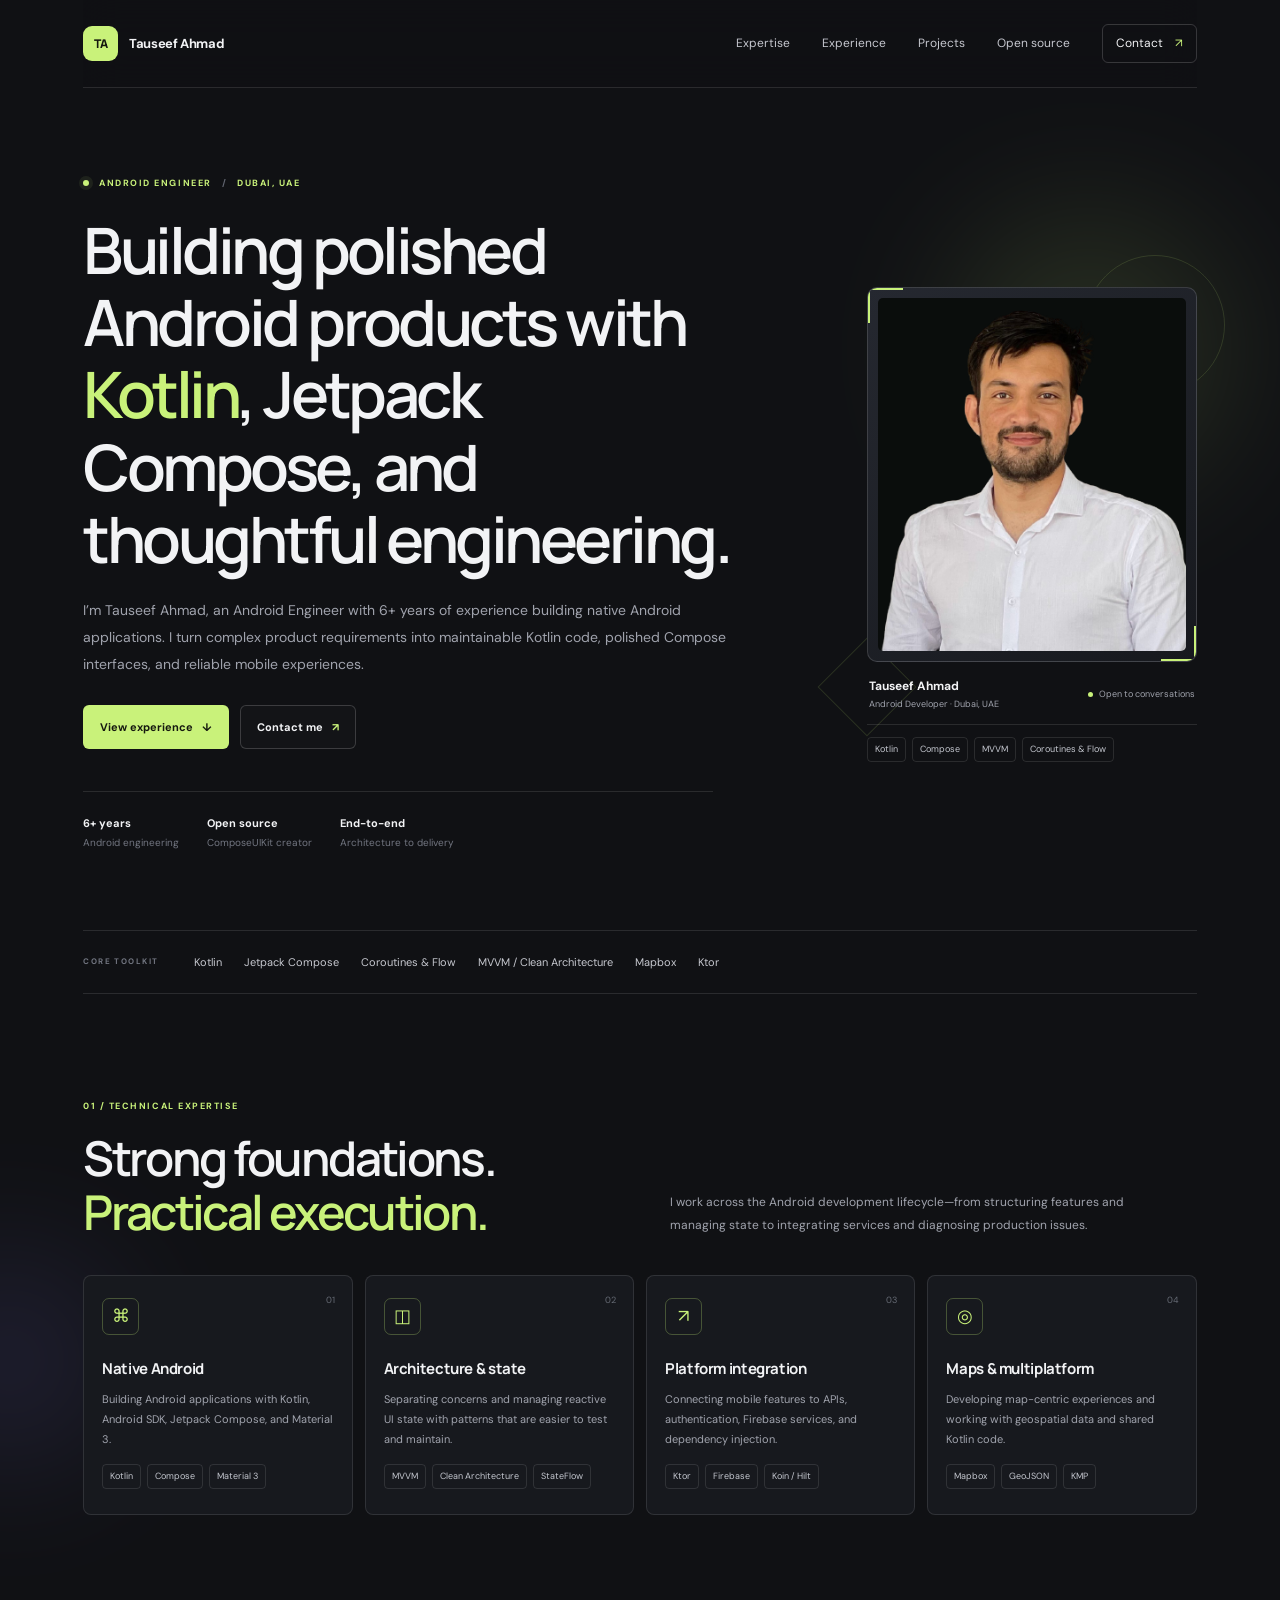
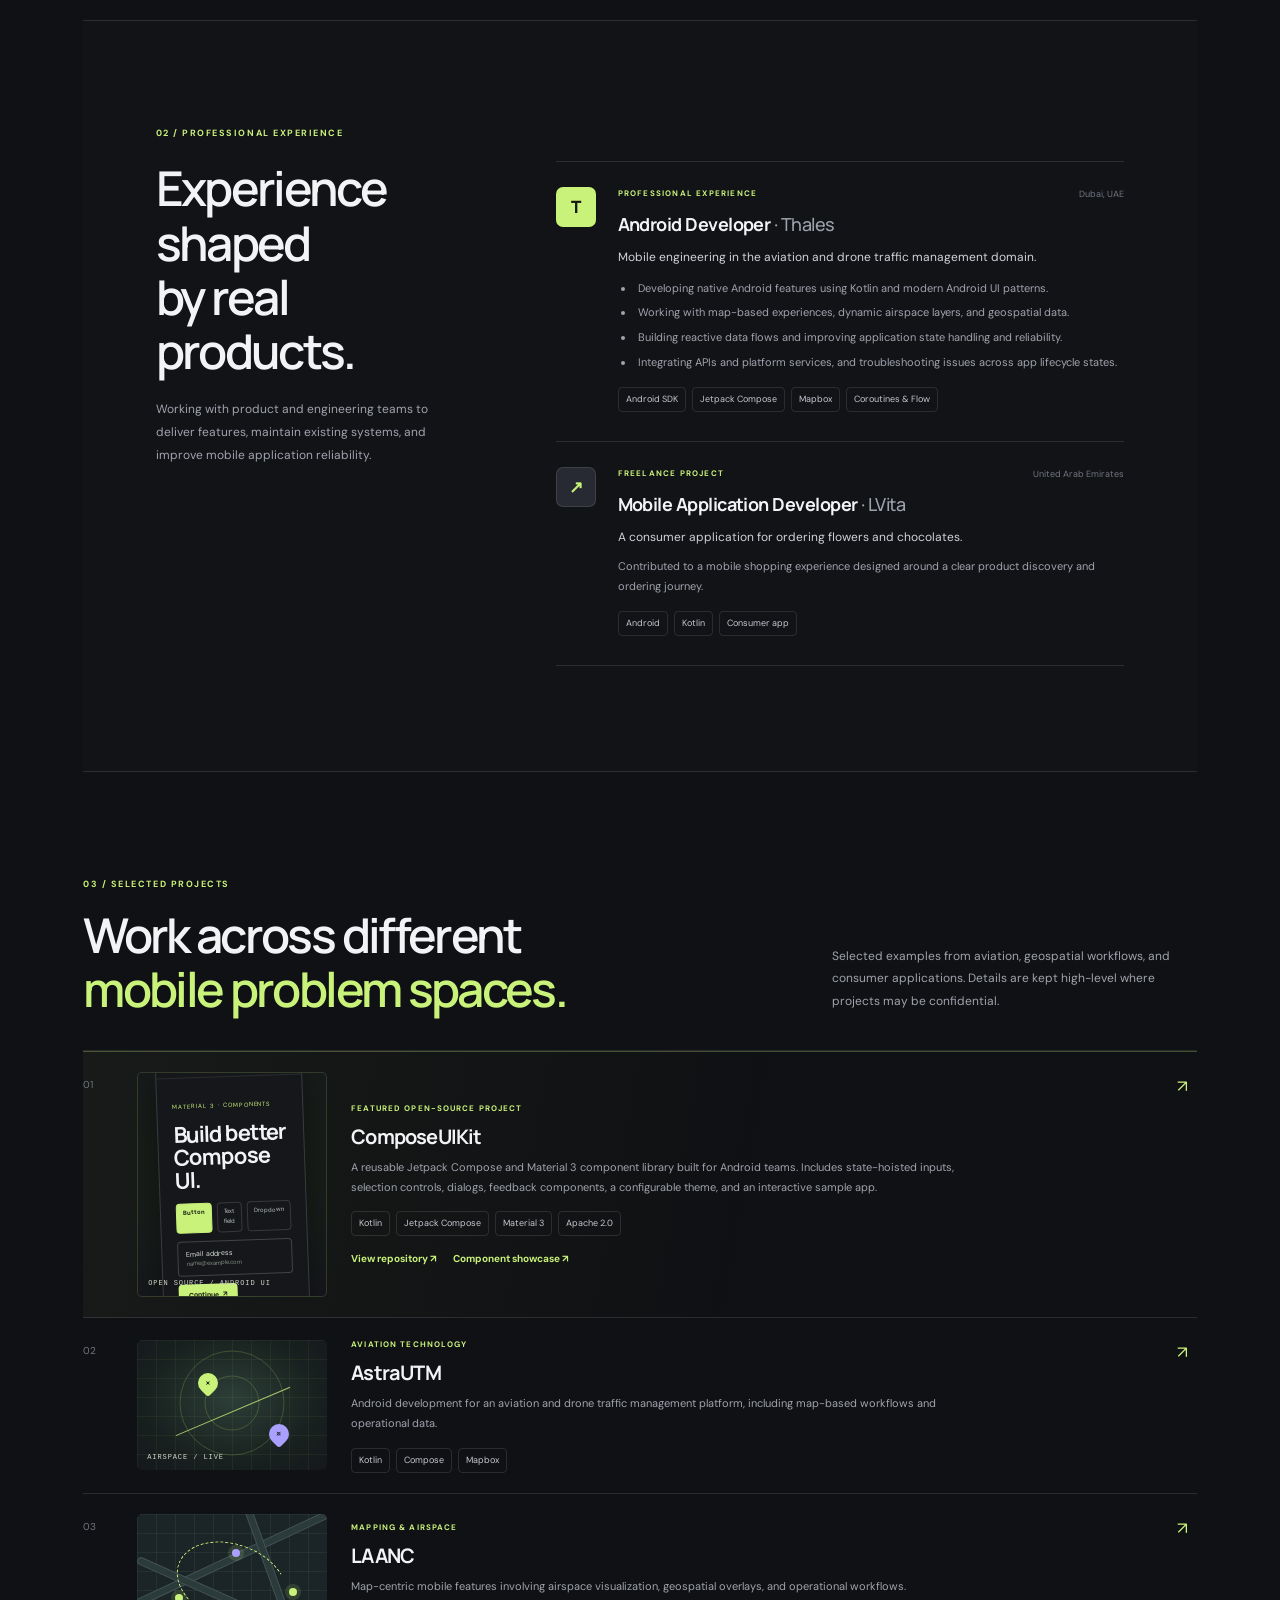
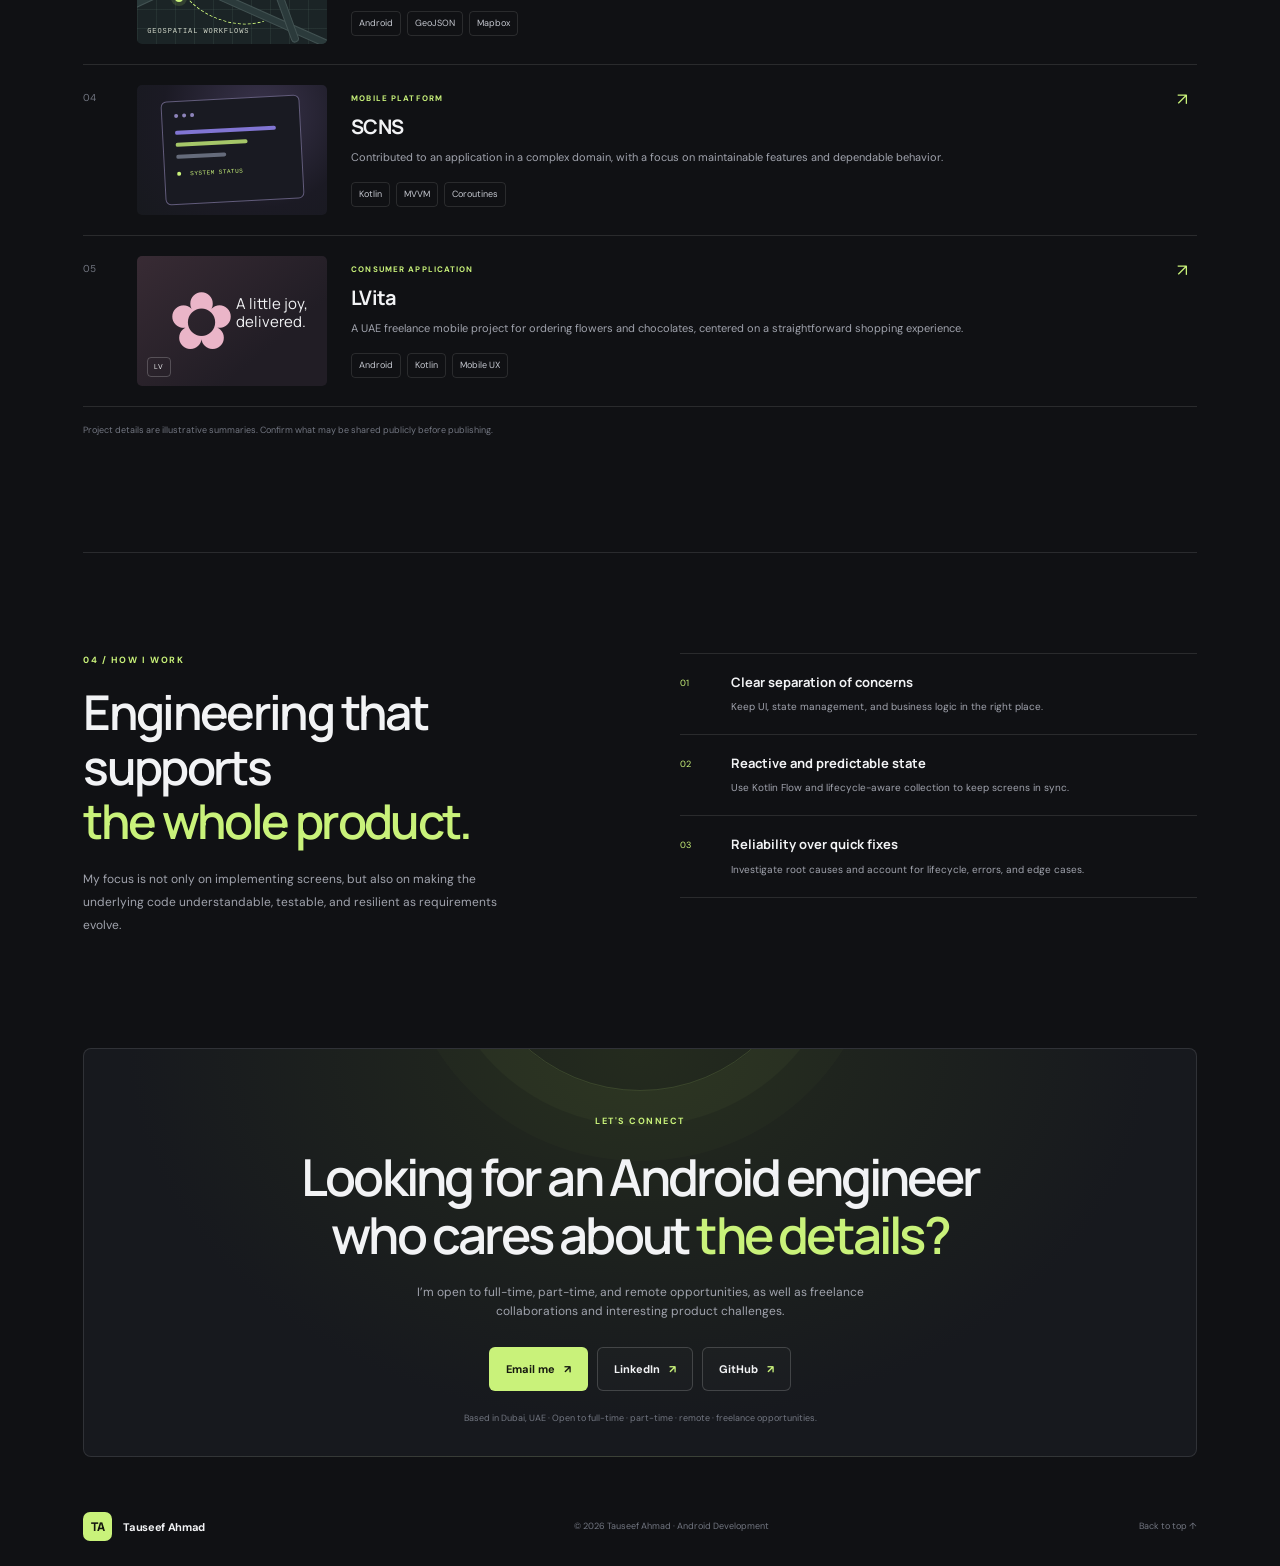
<file: index.html>
<!doctype html>
<html lang="en">
<head>
  <meta charset="utf-8">
  <meta name="viewport" content="width=device-width, initial-scale=1">
  <meta name="description" content="Tauseef Ahmad — Senior Android Developer specializing in Kotlin, Jetpack Compose, scalable architecture, and mobile application engineering.">
  <meta name="theme-color" content="#101114">
  <title>Tauseef Ahmad | Android Developer</title>
  <link rel="preconnect" href="https://fonts.googleapis.com">
  <link rel="preconnect" href="https://fonts.gstatic.com" crossorigin>
  <link href="https://fonts.googleapis.com/css2?family=DM+Sans:wght@400;500;600;700&family=Manrope:wght@400;500;600;700;800&display=swap" rel="stylesheet">
  <link rel="stylesheet" href="styles.css">
</head>
<body>
  <div class="scroll-progress" aria-hidden="true"><span id="scrollProgress"></span></div>
  <div class="ambient-orb ambient-orb-one" aria-hidden="true"></div><div class="ambient-orb ambient-orb-two" aria-hidden="true"></div>
  <a class="skip-link" href="#main">Skip to content</a>
  <div class="site-shell">
    <header class="site-header">
      <a class="brand" href="#home" aria-label="Tauseef Ahmad home">
        <span class="brand-mark">TA</span><span>Tauseef Ahmad</span>
      </a>
      <button class="menu-toggle" id="menuToggle" aria-label="Toggle navigation" aria-expanded="false">☰</button>
      <nav id="nav" aria-label="Main navigation">
        <a href="#expertise">Expertise</a>
        <a href="#experience">Experience</a>
        <a href="#projects">Projects</a>
        <a href="#projects">Open source</a>
        <a href="#contact" class="nav-contact">Contact <span>↗</span></a>
      </nav>
    </header>

    <main id="main">
      <section class="hero" id="home">
        <div class="hero-content">
          <div class="availability"><span class="availability-dot"></span> ANDROID ENGINEER <span class="availability-divider">/</span> DUBAI, UAE</div>
          <h1>Building polished Android products with <span>Kotlin</span>, Jetpack Compose, and thoughtful engineering.</h1>
          <p class="hero-lead">I’m Tauseef Ahmad, an Android Engineer with 6+ years of experience building native Android applications. I turn complex product requirements into maintainable Kotlin code, polished Compose interfaces, and reliable mobile experiences.</p>
          <div class="hero-buttons">
            <a class="button button-primary" href="#experience">View experience <span>↓</span></a>
            <a class="button button-secondary" href="#contact">Contact me <span>↗</span></a>
            <!-- Add your CV PDF and link it here when ready. -->
          </div>
          <div class="hero-proof">
            <div><strong>6+ years</strong><span>Android engineering</span></div>
            <div><strong>Open source</strong><span>ComposeUIKit creator</span></div>
            <div><strong>End-to-end</strong><span>Architecture to delivery</span></div>
          </div>
        </div>
        <aside class="profile-panel" aria-label="Profile">
          <div class="profile-frame">
            <img class="profile-photo" src="assets/profile-photo.jpg" alt="Portrait of Tauseef Ahmad" width="400" height="400">
            <div class="profile-corner corner-tl"></div><div class="profile-corner corner-br"></div>
          </div>
          <div class="profile-caption">
            <div><strong>Tauseef Ahmad</strong><span>Android Developer · Dubai, UAE</span></div>
            <span class="profile-status"><i></i> Open to conversations</span>
          </div>
          <div class="profile-tech"><span>Kotlin</span><span>Compose</span><span>MVVM</span><span>Coroutines & Flow</span></div>
          <div class="profile-decoration decoration-one"></div><div class="profile-decoration decoration-two"></div>
        </aside>
      </section>

      <section class="trust-strip" aria-label="Professional focus">
        <span class="strip-label">CORE TOOLKIT</span>
        <div class="tool-list"><span>Kotlin</span><span>Jetpack Compose</span><span>Coroutines & Flow</span><span>MVVM / Clean Architecture</span><span>Mapbox</span><span>Ktor</span></div>
      </section>

      <section class="section expertise-section" id="expertise">
        <div class="section-intro">
          <div class="section-kicker">01 / TECHNICAL EXPERTISE</div>
          <h2>Strong foundations.<br><span>Practical execution.</span></h2>
          <p>I work across the Android development lifecycle—from structuring features and managing state to integrating services and diagnosing production issues.</p>
        </div>
        <div class="expertise-grid">
          <article class="expertise-card">
            <div class="card-index">01</div><div class="expertise-icon">⌘</div>
            <h3>Native Android</h3><p>Building Android applications with Kotlin, Android SDK, Jetpack Compose, and Material 3.</p>
            <div class="skill-tags"><span>Kotlin</span><span>Compose</span><span>Material 3</span></div>
          </article>
          <article class="expertise-card">
            <div class="card-index">02</div><div class="expertise-icon">◫</div>
            <h3>Architecture & state</h3><p>Separating concerns and managing reactive UI state with patterns that are easier to test and maintain.</p>
            <div class="skill-tags"><span>MVVM</span><span>Clean Architecture</span><span>StateFlow</span></div>
          </article>
          <article class="expertise-card">
            <div class="card-index">03</div><div class="expertise-icon">↗</div>
            <h3>Platform integration</h3><p>Connecting mobile features to APIs, authentication, Firebase services, and dependency injection.</p>
            <div class="skill-tags"><span>Ktor</span><span>Firebase</span><span>Koin / Hilt</span></div>
          </article>
          <article class="expertise-card">
            <div class="card-index">04</div><div class="expertise-icon">◎</div>
            <h3>Maps & multiplatform</h3><p>Developing map-centric experiences and working with geospatial data and shared Kotlin code.</p>
            <div class="skill-tags"><span>Mapbox</span><span>GeoJSON</span><span>KMP</span></div>
          </article>
        </div>
      </section>

      <section class="experience-section section" id="experience">
        <div class="section-kicker">02 / PROFESSIONAL EXPERIENCE</div>
        <div class="experience-layout">
          <div class="experience-heading"><h2>Experience shaped<br>by real products.</h2><p>Working with product and engineering teams to deliver features, maintain existing systems, and improve mobile application reliability.</p></div>
          <div class="experience-list">
            <article class="experience-item">
              <div class="experience-mark">T</div>
              <div class="experience-main">
                <div class="experience-top"><span class="role-type">PROFESSIONAL EXPERIENCE</span><span class="role-location">Dubai, UAE</span></div>
                <h3>Android Developer <span>· Thales</span></h3>
                <p class="experience-summary">Mobile engineering in the aviation and drone traffic management domain.</p>
                <ul>
                  <li>Developing native Android features using Kotlin and modern Android UI patterns.</li>
                  <li>Working with map-based experiences, dynamic airspace layers, and geospatial data.</li>
                  <li>Building reactive data flows and improving application state handling and reliability.</li>
                  <li>Integrating APIs and platform services, and troubleshooting issues across app lifecycle states.</li>
                </ul>
                <div class="skill-tags"><span>Android SDK</span><span>Jetpack Compose</span><span>Mapbox</span><span>Coroutines & Flow</span></div>
              </div>
            </article>
            <article class="experience-item">
              <div class="experience-mark freelance-mark">↗</div>
              <div class="experience-main">
                <div class="experience-top"><span class="role-type">FREELANCE PROJECT</span><span class="role-location">United Arab Emirates</span></div>
                <h3>Mobile Application Developer <span>· LVita</span></h3>
                <p class="experience-summary">A consumer application for ordering flowers and chocolates.</p>
                <p class="experience-detail">Contributed to a mobile shopping experience designed around a clear product discovery and ordering journey.</p>
                <div class="skill-tags"><span>Android</span><span>Kotlin</span><span>Consumer app</span></div>
              </div>
            </article>
          </div>
        </div>
      </section>

      <section class="section projects-section" id="projects">
        <div class="section-heading">
          <div><div class="section-kicker">03 / SELECTED PROJECTS</div><h2>Work across different<br><span>mobile problem spaces.</span></h2></div>
          <p>Selected examples from aviation, geospatial workflows, and consumer applications. Details are kept high-level where projects may be confidential.</p>
        </div>
        <div class="project-list">
          <article class="project-row featured-open-source">
            <div class="project-number">01</div>
            <div class="project-visual uikit-visual" aria-label="ComposeUIKit component library preview">
              <div class="uikit-window">
                <div class="uikit-window-top"><span>ComposeUIKit</span><i></i><i></i><i></i></div>
                <div class="uikit-window-body">
                  <span class="uikit-eyebrow">MATERIAL 3 · COMPONENTS</span>
                  <strong>Build better<br>Compose UI.</strong>
                  <div class="uikit-demo-row"><b>Button</b><span>Text field</span><span>Dropdown</span></div>
                  <div class="uikit-demo-field">Email address <i>name@example.com</i></div>
                  <div class="uikit-demo-button">Continue&nbsp; ↗</div>
                </div>
              </div>
              <span class="visual-caption">OPEN SOURCE / ANDROID UI</span>
            </div>
            <div class="project-info">
              <div class="project-domain">FEATURED OPEN-SOURCE PROJECT</div>
              <h3>ComposeUIKit</h3>
              <p>A reusable Jetpack Compose and Material 3 component library built for Android teams. Includes state-hoisted inputs, selection controls, dialogs, feedback components, a configurable theme, and an interactive sample app.</p>
              <div class="skill-tags"><span>Kotlin</span><span>Jetpack Compose</span><span>Material 3</span><span>Apache 2.0</span></div>
              <div class="project-links"><a href="https://github.com/Tauseef-ahmad-dev/ComposeUIKit" target="_blank" rel="noreferrer">View repository ↗</a><a href="https://github.com/Tauseef-ahmad-dev/ComposeUIKit#component-showcase" target="_blank" rel="noreferrer">Component showcase ↗</a></div>
            </div>
            <div class="project-end">↗</div>
          </article>
          <article class="project-row">
            <div class="project-number">02</div><div class="project-visual aviation-visual"><div class="visual-grid"></div><div class="radar radar-one"></div><div class="radar radar-two"></div><div class="route-line"></div><span class="map-marker marker-one">+</span><span class="map-marker marker-two">⌖</span><span class="visual-caption">AIRSPACE / LIVE</span></div>
            <div class="project-info"><div class="project-domain">AVIATION TECHNOLOGY</div><h3>AstraUTM</h3><p>Android development for an aviation and drone traffic management platform, including map-based workflows and operational data.</p><div class="skill-tags"><span>Kotlin</span><span>Compose</span><span>Mapbox</span></div></div>
            <div class="project-end">↗</div>
          </article>
          <article class="project-row">
            <div class="project-number">03</div><div class="project-visual geospatial-visual"><div class="street street-one"></div><div class="street street-two"></div><div class="street street-three"></div><div class="geo-route"></div><i class="geo-point point-one"></i><i class="geo-point point-two"></i><i class="geo-point point-three"></i><span class="visual-caption">GEOSPATIAL WORKFLOWS</span></div>
            <div class="project-info"><div class="project-domain">MAPPING & AIRSPACE</div><h3>LAANC</h3><p>Map-centric mobile features involving airspace visualization, geospatial overlays, and operational workflows.</p><div class="skill-tags"><span>Android</span><span>GeoJSON</span><span>Mapbox</span></div></div>
            <div class="project-end">↗</div>
          </article>
          <article class="project-row">
            <div class="project-number">04</div><div class="project-visual platform-visual"><div class="platform-window"><div class="window-bar"><i></i><i></i><i></i></div><span class="code-block block-wide"></span><span class="code-block block-mid"></span><span class="code-block block-short"></span><div class="sync-state"><i></i> SYSTEM STATUS</div></div></div>
            <div class="project-info"><div class="project-domain">MOBILE PLATFORM</div><h3>SCNS</h3><p>Contributed to an application in a complex domain, with a focus on maintainable features and dependable behavior.</p><div class="skill-tags"><span>Kotlin</span><span>MVVM</span><span>Coroutines</span></div></div>
            <div class="project-end">↗</div>
          </article>
          <article class="project-row">
            <div class="project-number">05</div><div class="project-visual lvita-visual"><div class="lvita-flower">✿</div><div class="lvita-label">A little joy,<br>delivered.</div><span class="lvita-stamp">LV</span></div>
            <div class="project-info"><div class="project-domain">CONSUMER APPLICATION</div><h3>LVita</h3><p>A UAE freelance mobile project for ordering flowers and chocolates, centered on a straightforward shopping experience.</p><div class="skill-tags"><span>Android</span><span>Kotlin</span><span>Mobile UX</span></div></div>
            <div class="project-end">↗</div>
          </article>
        </div>
        <p class="confidentiality-note">Project details are illustrative summaries. Confirm what may be shared publicly before publishing.</p>
      </section>

      <section class="approach-section">
        <div class="approach-copy"><div class="section-kicker">04 / HOW I WORK</div><h2>Engineering that supports<br><span>the whole product.</span></h2><p>My focus is not only on implementing screens, but also on making the underlying code understandable, testable, and resilient as requirements evolve.</p></div>
        <div class="approach-points">
          <div><span>01</span><div><h3>Clear separation of concerns</h3><p>Keep UI, state management, and business logic in the right place.</p></div></div>
          <div><span>02</span><div><h3>Reactive and predictable state</h3><p>Use Kotlin Flow and lifecycle-aware collection to keep screens in sync.</p></div></div>
          <div><span>03</span><div><h3>Reliability over quick fixes</h3><p>Investigate root causes and account for lifecycle, errors, and edge cases.</p></div></div>
        </div>
      </section>

      <section class="contact-section" id="contact">
        <div class="contact-kicker">LET'S CONNECT</div>
        <h2>Looking for an Android engineer<br>who cares about <span>the details?</span></h2>
        <p>I’m open to full-time, part-time, and remote opportunities, as well as freelance collaborations and interesting product challenges.</p>
        <div class="contact-actions">
          <a class="button button-primary" href="mailto:tauseef3725@gmail.com">Email me <span>↗</span></a>
          <a class="button button-secondary" href="https://www.linkedin.com/in/tauseef-ahmad-452862178/" target="_blank" rel="noreferrer">LinkedIn <span>↗</span></a>
          <a class="button button-secondary" href="https://github.com/Tauseef-ahmad-dev" target="_blank" rel="noreferrer">GitHub <span>↗</span></a>
        </div>
        <div class="contact-note">Based in Dubai, UAE · Open to full-time · part-time · remote · freelance opportunities.</div>
      </section>
    </main>

    <footer>
      <a class="brand" href="#home"><span class="brand-mark">TA</span><span>Tauseef Ahmad</span></a>
      <span>© <span id="year"></span> Tauseef Ahmad · Android Development</span>
      <a href="#home">Back to top ↑</a>
    </footer>
  </div>
  <script src="script.js"></script>
</body>
</html>
</file>
<file: styles.css>
*{box-sizing:border-box}
:root{--bg:#101114;--panel:#17191e;--panel-soft:#1c1e24;--text:#f2f3f5;--muted:#a0a3ad;--dim:#727681;--line:rgba(255,255,255,.11);--accent:#c9f27a;--accent-dark:#1b2411;--font:'DM Sans',sans-serif;--display:'Manrope',sans-serif}
html{scroll-behavior:smooth;scroll-padding-top:90px}
body{margin:0;background:var(--bg);color:var(--text);font-family:var(--font);font-size:15px;line-height:1.65;-webkit-font-smoothing:antialiased}
a{color:inherit;text-decoration:none}
.site-shell{max-width:1320px;padding:0 6.5%;margin:0 auto}
.skip-link{position:absolute;top:-50px;left:16px;padding:10px;background:var(--accent);color:#12150e;z-index:99}.skip-link:focus{top:10px}
.site-header{height:88px;display:flex;align-items:center;justify-content:space-between;border-bottom:1px solid var(--line)}
.brand{display:inline-flex;align-items:center;gap:11px;font-weight:700;letter-spacing:-.03em;font-size:13px}
.brand-mark{width:35px;height:35px;border-radius:9px;background:var(--accent);color:#15180f;display:grid;place-items:center;font-family:var(--display);font-weight:800;font-size:12px}
.site-header nav{display:flex;align-items:center;gap:32px;color:#c5c7ce;font-size:12px}.site-header nav a:hover,footer>a:last-child:hover{color:var(--accent)}
.nav-contact{border:1px solid #ffffff2a;border-radius:6px;padding:9px 13px;color:var(--text)}.nav-contact span,.button span{color:var(--accent);margin-left:9px}
.menu-toggle{display:none;background:none;border:0;color:white;font-size:23px}
.hero{display:grid;grid-template-columns:1.25fr .75fr;gap:65px;align-items:center;padding:88px 0 78px;min-height:570px}
.availability,.section-kicker,.contact-kicker{font-size:9px;letter-spacing:.17em;font-weight:700;color:var(--accent);display:flex;align-items:center;gap:10px}
.availability-dot{width:6px;height:6px;border-radius:50%;background:var(--accent);box-shadow:0 0 0 4px #c9f27a14}.availability-divider{color:#626671}
.hero h1,.section-intro h2,.experience-heading h2,.section-heading h2,.approach-copy h2,.contact-section h2{font-family:var(--display);font-weight:600;letter-spacing:-.055em;line-height:1.13}
.hero h1{font-size:clamp(42px,5vw,66px);margin:23px 0 22px;max-width:760px}.hero h1 span,.section-intro h2 span,.experience-heading h2 span,.section-heading h2 span,.approach-copy h2 span,.contact-section h2 span{color:var(--accent)}
.hero-lead{font-size:14px;line-height:1.9;color:var(--muted);max-width:650px;margin:0}
.hero-buttons{display:flex;gap:11px;flex-wrap:wrap;margin-top:28px}
.button{display:inline-flex;align-items:center;justify-content:center;padding:12px 16px;border-radius:6px;font-size:11px;font-weight:700;border:1px solid transparent;transition:transform .2s,background .2s}.button:hover{transform:translateY(-2px)}
.button-primary{background:var(--accent);color:#15180f}.button-primary span{color:#15180f}.button-secondary{border-color:#ffffff2c;background:#ffffff04}.button-secondary:hover{border-color:#c9f27a88}
.hero-proof{display:flex;gap:28px;margin-top:42px;padding-top:22px;border-top:1px solid var(--line);max-width:630px}.hero-proof div{display:flex;flex-direction:column;gap:3px}.hero-proof strong{font-size:11px;font-weight:700}.hero-proof span{font-size:10px;color:var(--dim)}
.profile-panel{position:relative;padding:20px 0 0 10px;max-width:340px;justify-self:end;width:100%}
.profile-frame{position:relative;aspect-ratio:4/4.55;border:1px solid #ffffff26;border-radius:10px;padding:10px;background:linear-gradient(145deg,#252830,#17191e);overflow:hidden}
.profile-placeholder{height:100%;display:flex;flex-direction:column;align-items:center;justify-content:center;gap:10px;background:radial-gradient(ellipse at 50% 30%,#3a4032,#202229 55%,#17191e);border-radius:5px;color:var(--accent)}
.profile-placeholder span{font-family:var(--display);font-size:clamp(65px,8vw,100px);font-weight:700;letter-spacing:-.09em;line-height:1}
.profile-placeholder small{font-size:8px;letter-spacing:.2em;color:#b4b9a8}
.profile-corner{position:absolute;width:35px;height:35px;border-color:var(--accent);border-style:solid}.corner-tl{top:0;left:0;border-width:2px 0 0 2px}.corner-br{bottom:0;right:0;border-width:0 2px 2px 0}
.profile-caption{display:flex;justify-content:space-between;gap:10px;align-items:center;padding:15px 2px 12px;border-bottom:1px solid var(--line)}
.profile-caption>div{display:flex;flex-direction:column}.profile-caption strong{font-size:12px}.profile-caption span{font-size:9px;color:var(--muted)}
.profile-status{white-space:nowrap;display:flex;align-items:center;gap:6px}.profile-status i{width:5px;height:5px;background:var(--accent);border-radius:50%}
.profile-tech{display:flex;gap:6px;flex-wrap:wrap;padding-top:12px}.profile-tech span,.skill-tags span{font-size:9px;color:#c4c7cf;border:1px solid var(--line);padding:4px 7px;border-radius:4px}
.profile-decoration{position:absolute;z-index:-1;border:1px solid #c9f27a23}.decoration-one{width:140px;height:140px;right:-28px;top:-12px;border-radius:50%}.decoration-two{width:70px;height:70px;left:-25px;bottom:40px;transform:rotate(45deg)}
.trust-strip{display:flex;align-items:center;gap:36px;border-top:1px solid var(--line);border-bottom:1px solid var(--line);padding:22px 0}
.strip-label{font-size:8px;letter-spacing:.18em;color:var(--dim);white-space:nowrap;font-weight:700}.tool-list{display:flex;align-items:center;gap:22px;flex-wrap:wrap}.tool-list span{font-size:11px;color:#c6c8cf}
.section{padding:105px 0}.section-intro{display:grid;grid-template-columns:1fr 1fr;column-gap:60px;align-items:end;margin-bottom:36px}.section-intro .section-kicker{grid-column:1/-1;margin-bottom:17px}.section-intro h2,.experience-heading h2,.section-heading h2,.approach-copy h2{font-size:clamp(34px,4vw,48px);margin:0}.section-intro>p{font-size:12px;line-height:1.9;color:var(--muted);max-width:460px;margin:0 0 3px}
.expertise-grid{display:grid;grid-template-columns:repeat(4,1fr);gap:12px}.expertise-card{position:relative;min-height:240px;background:var(--panel);border:1px solid var(--line);border-radius:8px;padding:22px 18px;transition:border-color .2s,transform .2s}.expertise-card:hover{border-color:#c9f27a70;transform:translateY(-3px)}.card-index{position:absolute;right:17px;top:17px;color:#666b75;font-size:9px}.expertise-icon{width:37px;height:37px;border:1px solid #c9f27a45;color:var(--accent);display:grid;place-items:center;border-radius:7px;font-size:18px}.expertise-card h3{font-family:var(--display);font-size:15px;letter-spacing:-.025em;margin:22px 0 8px}.expertise-card p{font-size:11px;line-height:1.8;color:var(--muted);margin:0;min-height:60px}.skill-tags{display:flex;gap:6px;flex-wrap:wrap;margin-top:14px}.experience-section{border-top:1px solid var(--line);border-bottom:1px solid var(--line);background:#121317;margin:0 calc((100vw - min(1320px,100vw))/ -2 + 0px);padding-left:max(6.5%,calc((100vw - 1320px)/2 + 6.5%));padding-right:max(6.5%,calc((100vw - 1320px)/2 + 6.5%))}
.experience-layout{display:grid;grid-template-columns:.72fr 1.28fr;gap:80px;margin-top:20px}.experience-heading p{max-width:300px;color:var(--muted);font-size:12px;line-height:1.9;margin-top:20px}.experience-list{border-top:1px solid var(--line)}.experience-item{display:grid;grid-template-columns:44px 1fr;gap:18px;padding:25px 0 29px;border-bottom:1px solid var(--line)}
.experience-mark{width:40px;height:40px;display:grid;place-items:center;background:var(--accent);color:#15180f;border-radius:7px;font-family:var(--display);font-weight:800;font-size:17px}.freelance-mark{background:#272a32;color:var(--accent);border:1px solid #ffffff1c}
.experience-top{display:flex;justify-content:space-between;gap:12px;flex-wrap:wrap}.role-type{font-size:8px;letter-spacing:.15em;color:var(--accent);font-weight:700}.role-location{font-size:9px;color:var(--dim)}.experience-main h3{font-family:var(--display);font-size:18px;letter-spacing:-.03em;margin:8px 0}.experience-main h3 span{color:#9da1ac;font-weight:500}.experience-summary{font-size:12px;color:#d0d2d8;margin:0 0 10px}.experience-main ul{padding-left:17px;margin:10px 0;color:var(--muted);font-size:11px;line-height:1.9}.experience-main li{padding-left:3px;margin-bottom:4px}.experience-detail{font-size:11px;color:var(--muted);line-height:1.8;margin:8px 0}
.section-heading{display:flex;justify-content:space-between;align-items:end;gap:30px;margin-bottom:34px}.section-heading>p{max-width:365px;color:var(--muted);font-size:12px;line-height:1.9;margin:0 0 3px}.section-heading .section-kicker{margin-bottom:16px}.project-list{border-top:1px solid var(--line)}.project-row{display:grid;grid-template-columns:30px 190px minmax(0,1fr) 20px;align-items:center;gap:24px;padding:20px 0;border-bottom:1px solid var(--line)}.project-number{align-self:start;padding-top:5px;color:var(--dim);font-size:10px}.project-visual{height:130px;position:relative;overflow:hidden;border-radius:5px;background:#192126}.aviation-visual{background:radial-gradient(ellipse at 50% 45%,#2d3e38,#18211f 62%,#15181c)}.visual-grid{position:absolute;inset:0;background-image:linear-gradient(#c9f27a0e 1px,transparent 1px),linear-gradient(90deg,#c9f27a0e 1px,transparent 1px);background-size:19px 19px}.radar{position:absolute;left:50%;top:48%;transform:translate(-50%,-50%);border:1px solid #c9f27a33;border-radius:50%}.radar-one{width:55px;height:55px}.radar-two{width:105px;height:105px}.route-line{position:absolute;width:65%;left:18%;top:54%;height:1px;background:var(--accent);transform:rotate(-23deg);opacity:.8}.map-marker{position:absolute;width:20px;height:20px;display:grid;place-items:center;background:var(--accent);color:#15180f;border-radius:50% 50% 50% 3px;transform:rotate(-45deg);font-size:10px}.marker-one{left:32%;top:25%}.marker-two{right:20%;bottom:20%;background:#a9a0ff}.visual-caption{position:absolute;bottom:9px;left:10px;font:7px monospace;letter-spacing:.13em;color:#d0d6c8}
.geospatial-visual{background:#1b2426;background-image:linear-gradient(#8fb2a318 1px,transparent 1px),linear-gradient(90deg,#8fb2a318 1px,transparent 1px);background-size:19px 19px}.street{position:absolute;height:8px;border:1px solid #425252;background:#2b3a3b;border-radius:8px}.street-one{width:120%;left:-10%;top:32%;transform:rotate(-25deg)}.street-two{width:115%;left:-5%;top:66%;transform:rotate(24deg)}.street-three{width:95%;left:20%;top:30%;transform:rotate(70deg)}.geo-route{position:absolute;left:20%;top:23%;width:60%;height:60%;border:1px dashed var(--accent);border-right-color:transparent;border-radius:50%;transform:rotate(20deg)}.geo-point{position:absolute;width:8px;height:8px;border-radius:50%;background:var(--accent);box-shadow:0 0 0 4px #c9f27a22}.point-one{left:20%;top:62%}.point-two{left:50%;top:27%;background:#a9a0ff}.point-three{right:16%;top:57%}
.platform-visual{display:grid;place-items:center;background:radial-gradient(circle at 65% 20%,#39334b,#1b1a24 60%,#17191e)}.platform-window{width:73%;height:80%;padding:12px;background:#191a22;border:1px solid #625c7b;border-radius:6px;transform:rotate(-3deg)}.window-bar{display:flex;gap:4px;margin-bottom:13px}.window-bar i{width:4px;height:4px;background:#8d83ba;border-radius:50%}.code-block{display:block;height:4px;border-radius:5px;background:#9b8cff;margin:8px 0;opacity:.8}.block-wide{width:90%}.block-mid{width:64%;background:var(--accent)}.block-short{width:44%;background:#788091}.sync-state{font:6px monospace;color:var(--accent);margin-top:12px;letter-spacing:.08em}.sync-state i{display:inline-block;width:4px;height:4px;border-radius:50%;background:var(--accent);margin-right:5px}
.lvita-visual{background:linear-gradient(140deg,#382b34,#211d25 70%);}.lvita-flower{position:absolute;left:16%;top:0;font-size:80px;color:#eab5c8}.lvita-label{position:absolute;right:10%;top:30%;font-family:var(--display);font-size:15px;line-height:1.2}.lvita-stamp{position:absolute;bottom:9px;left:10px;border:1px solid #ffffff35;border-radius:4px;padding:3px 6px;font-size:7px;letter-spacing:.12em}
.project-info .project-domain{font-size:8px;letter-spacing:.14em;color:var(--accent);font-weight:700}.project-info h3{font-family:var(--display);font-size:20px;letter-spacing:-.04em;margin:5px 0}.project-info p{font-size:11px;color:var(--muted);line-height:1.8;margin:0;max-width:620px}.project-end{align-self:start;color:var(--accent);font-size:17px}.confidentiality-note{font-size:9px;color:var(--dim);margin-top:16px}
.approach-section{display:grid;grid-template-columns:1fr 1fr;gap:80px;padding:100px 0;border-top:1px solid var(--line)}.approach-copy .section-kicker{margin-bottom:18px}.approach-copy p{max-width:430px;font-size:12px;line-height:1.9;color:var(--muted);margin-top:20px}.approach-points>div{display:grid;grid-template-columns:35px 1fr;gap:16px;padding:18px 0;border-bottom:1px solid var(--line)}.approach-points>div:first-child{border-top:1px solid var(--line)}.approach-points>div>span{font-size:9px;color:var(--accent);padding-top:4px}.approach-points h3{font-family:var(--display);font-size:13px;margin:0 0 5px}.approach-points p{font-size:10px;line-height:1.8;color:var(--muted);margin:0}
.contact-section{text-align:center;padding:65px 25px 30px;border:1px solid var(--line);border-radius:8px;background:radial-gradient(ellipse at 50% 0%,#242b1e,#17191e 65%);margin-bottom:55px}.contact-kicker{justify-content:center}.contact-section h2{font-size:clamp(32px,4.5vw,51px);margin:19px 0}.contact-section>p{font-size:12px;color:var(--muted);max-width:500px;margin:0 auto}.contact-actions{display:flex;justify-content:center;gap:9px;flex-wrap:wrap;margin-top:25px}.contact-note{font-size:9px;color:var(--dim);margin-top:20px}
footer{display:flex;align-items:center;justify-content:space-between;gap:15px;padding:0 0 25px;color:var(--dim);font-size:9px}footer .brand{font-size:11px;color:var(--text)}footer .brand-mark{width:29px;height:29px;border-radius:7px}
@media(max-width:1000px){.site-shell{padding:0 5%}.hero{gap:35px}.expertise-grid{grid-template-columns:repeat(2,1fr)}.experience-layout{gap:40px}.project-row{grid-template-columns:25px 150px minmax(0,1fr) 15px;gap:16px}.experience-section{margin-left:-5.56%;margin-right:-5.56%;padding-left:5.56%;padding-right:5.56%}}
@media(max-width:700px){.site-shell{padding:0 21px}.site-header{height:72px}.menu-toggle{display:block}.site-header nav{display:none;position:absolute;z-index:20;top:72px;left:0;right:0;padding:20px 22px;background:#17191e;border-bottom:1px solid var(--line);flex-direction:column;align-items:stretch;gap:18px}.site-header nav.open{display:flex}.nav-contact{text-align:center}.hero{grid-template-columns:1fr;padding:55px 0 45px;gap:35px}.hero h1{font-size:clamp(40px,11vw,58px)}.hero-lead{font-size:13px}.hero-proof{gap:14px;flex-wrap:wrap;margin-top:30px}.hero-proof div{min-width:28%}.profile-panel{justify-self:center;max-width:330px;padding-left:0}.profile-placeholder span{font-size:82px}.trust-strip{align-items:flex-start;flex-direction:column;gap:13px}.tool-list{gap:12px}.tool-list span{font-size:10px}.section{padding:75px 0}.section-intro{grid-template-columns:1fr;gap:17px}.section-intro .section-kicker{grid-column:auto;margin-bottom:0}.section-intro h2,.experience-heading h2,.section-heading h2,.approach-copy h2{font-size:38px}.section-intro>p{margin-top:0}.expertise-grid{grid-template-columns:1fr;gap:10px}.expertise-card{min-height:0}.expertise-card p{min-height:0}.experience-section{margin-left:-21px;margin-right:-21px;padding-left:21px;padding-right:21px}.experience-layout{grid-template-columns:1fr;gap:25px}.experience-heading p{max-width:450px}.experience-item{grid-template-columns:34px 1fr;gap:12px}.experience-mark{width:32px;height:32px;font-size:14px}.experience-main h3{font-size:16px}.experience-main ul{font-size:10px}.section-heading{display:block}.section-heading>p{margin-top:18px}.project-row{grid-template-columns:22px 1fr 15px;gap:12px;padding:18px 0}.project-visual{grid-column:2;grid-row:1;height:145px}.project-info{grid-column:2;grid-row:2}.project-end{grid-column:3;grid-row:1}.project-number{grid-column:1;grid-row:1;padding-top:4px}.project-info h3{font-size:19px}.approach-section{grid-template-columns:1fr;gap:25px;padding:75px 0}.contact-section{padding:52px 16px 23px;margin-bottom:40px}.contact-section h2{font-size:35px}.contact-section>p{font-size:11px}footer{flex-wrap:wrap}footer>span{order:3;width:100%}}
@media(prefers-reduced-motion:reduce){html{scroll-behavior:auto}*,*::before,*::after{transition:none!important}}

/* Featured open-source project */
.featured-open-source{border-top:1px solid rgba(201,242,122,.28);background:linear-gradient(100deg,rgba(201,242,122,.045),transparent 62%)}
.uikit-visual{position:relative;min-height:225px;display:flex;align-items:center;justify-content:center;overflow:hidden;background:radial-gradient(ellipse at 50% 40%,#303b2a 0,#1b211b 55%,#17191e 100%);border:1px solid rgba(201,242,122,.15)}
.uikit-window{width:78%;max-width:245px;border:1px solid #ffffff28;border-radius:9px;background:#15171b;box-shadow:0 18px 45px #0008;overflow:hidden;transform:rotate(-2deg)}
.uikit-window-top{height:27px;display:flex;align-items:center;gap:5px;padding:0 10px;border-bottom:1px solid #ffffff16;color:#aeb4a8;font-size:8px}
.uikit-window-top span{margin-right:auto;letter-spacing:.04em}.uikit-window-top i{width:5px;height:5px;border-radius:50%;background:#68705e}
.uikit-window-body{padding:13px 15px 15px}.uikit-eyebrow{font-size:6px;letter-spacing:.16em;color:var(--accent)}
.uikit-window-body strong{display:block;font-family:var(--display);font-size:22px;line-height:1.05;letter-spacing:-.05em;margin:7px 0 11px}
.uikit-demo-row{display:flex;gap:5px;margin-bottom:8px}.uikit-demo-row>*{font-size:6px;padding:4px 6px;border:1px solid #ffffff24;border-radius:4px;color:#b9bec0}.uikit-demo-row b{background:var(--accent);color:#171a12;border-color:var(--accent)}
.uikit-demo-field{padding:6px 8px;border:1px solid #ffffff30;border-radius:4px;font-size:7px;color:#d9ded6}.uikit-demo-field i{display:block;color:#818a7d;font-style:normal;font-size:6px}
.uikit-demo-button{display:inline-block;margin-top:8px;padding:5px 10px;border-radius:4px;background:var(--accent);color:#171a12;font-size:7px;font-weight:700}
.project-links{display:flex;gap:16px;flex-wrap:wrap;margin-top:15px}.project-links a{font-size:10px;font-weight:700;color:var(--accent)}.project-links a:hover{text-decoration:underline;text-underline-offset:4px}
@media(max-width:700px){.uikit-visual{min-height:190px}.project-links{gap:12px}}


/* Motion polish: subtle, performant and accessible */
:root{--ease-out:cubic-bezier(.16,1,.3,1)}
html{scroll-behavior:smooth}
body{overflow-x:hidden}
.scroll-progress{position:fixed;z-index:1000;inset:0 0 auto;height:2px;background:transparent;pointer-events:none}
.scroll-progress span{display:block;width:0;height:100%;background:var(--accent);box-shadow:0 0 12px #c9f27a88;transform-origin:left}
.ambient-orb{position:absolute;z-index:-1;pointer-events:none;border-radius:50%;filter:blur(70px);opacity:.12;animation:orb-drift 16s ease-in-out infinite alternate}
.ambient-orb-one{width:280px;height:280px;top:210px;right:4%;background:#c9f27a}
.ambient-orb-two{width:220px;height:220px;top:1250px;left:-100px;background:#8f83ff;animation-delay:-7s}
@keyframes orb-drift{from{transform:translate3d(0,-12px,0) scale(.92)}to{transform:translate3d(22px,35px,0) scale(1.08)}}
.site-header{position:sticky;top:0;z-index:50;background:rgba(16,17,20,.82);backdrop-filter:blur(18px);-webkit-backdrop-filter:blur(18px)}
.brand-mark{transition:transform .45s var(--ease-out),border-radius .45s var(--ease-out)}
.brand:hover .brand-mark{transform:rotate(-9deg) scale(1.08);border-radius:13px}
.site-header nav a{position:relative;transition:color .25s ease}
.site-header nav a:not(.nav-contact)::after{content:"";position:absolute;left:0;right:100%;bottom:-7px;height:1px;background:var(--accent);transition:right .35s var(--ease-out)}
.site-header nav a:not(.nav-contact):hover::after{right:0}
.hero-content>*{animation:hero-enter .85s var(--ease-out) both}
.hero-content>.availability{animation-delay:.06s}
.hero-content>h1{animation-delay:.14s}
.hero-content>.hero-lead{animation-delay:.22s}
.hero-content>.hero-buttons{animation-delay:.3s}
.hero-content>.hero-proof{animation-delay:.38s}
.profile-panel{animation:profile-enter 1.1s var(--ease-out) .18s both}
@keyframes hero-enter{from{opacity:0;transform:translateY(22px)}to{opacity:1;transform:translateY(0)}}
@keyframes profile-enter{from{opacity:0;transform:translate3d(28px,18px,0) scale(.97)}to{opacity:1;transform:translate3d(0,0,0) scale(1)}}
.profile-frame{transition:transform .65s var(--ease-out),box-shadow .65s var(--ease-out)}
.profile-panel:hover .profile-frame{transform:translateY(-5px) rotate(.5deg);box-shadow:0 24px 70px #0006}
.profile-decoration{animation:decoration-turn 24s linear infinite}
.decoration-two{animation-direction:reverse;animation-duration:18s}
@keyframes decoration-turn{to{transform:rotate(405deg)}}
.reveal-ready .reveal{opacity:0;transform:translateY(28px);transition:opacity .8s var(--ease-out),transform .8s var(--ease-out);transition-delay:var(--reveal-delay,0ms)}
.reveal-ready .reveal.is-visible{opacity:1;transform:translateY(0)}
.expertise-card,.project-row,.experience-item,.approach-points>div{transition:transform .45s var(--ease-out),border-color .35s ease,background-color .35s ease}
.expertise-card:hover{transform:translateY(-7px)}
.project-row{transition:background-color .35s ease,padding .35s var(--ease-out)}
.project-row:hover{background:linear-gradient(90deg,#c9f27a09,transparent);padding-left:9px;padding-right:9px}
.project-visual{transition:transform .65s var(--ease-out),filter .65s ease}
.project-row:hover .project-visual{transform:scale(1.025);filter:saturate(1.18)}
.uikit-window{transition:transform .7s var(--ease-out)}
.project-row:hover .uikit-window{transform:rotate(0) translateY(-4px) scale(1.025)}
.button{transition:transform .35s var(--ease-out),box-shadow .35s ease,background .25s ease}
.button-primary:hover{box-shadow:0 8px 28px #c9f27a25}
.contact-section{position:relative;overflow:hidden;isolation:isolate}
.contact-section::before{content:"";position:absolute;z-index:-1;width:340px;height:340px;left:50%;top:-300px;transform:translateX(-50%);border:1px solid #c9f27a25;border-radius:50%;box-shadow:0 0 0 35px #c9f27a08,0 0 0 70px #c9f27a05}
@media(max-width:700px){.site-header{position:sticky}.site-header nav{top:72px}.ambient-orb{opacity:.07}.project-row:hover{padding-left:0;padding-right:0}}
@media(prefers-reduced-motion:reduce){
  *,*::before,*::after{animation-duration:.01ms!important;animation-iteration-count:1!important;scroll-behavior:auto!important;transition-duration:.01ms!important}
  .reveal-ready .reveal{opacity:1;transform:none}
}

.profile-photo{display:block;width:100%;height:100%;object-fit:cover;object-position:center 28%;border-radius:5px;background:#0a0d0c}
</file>
